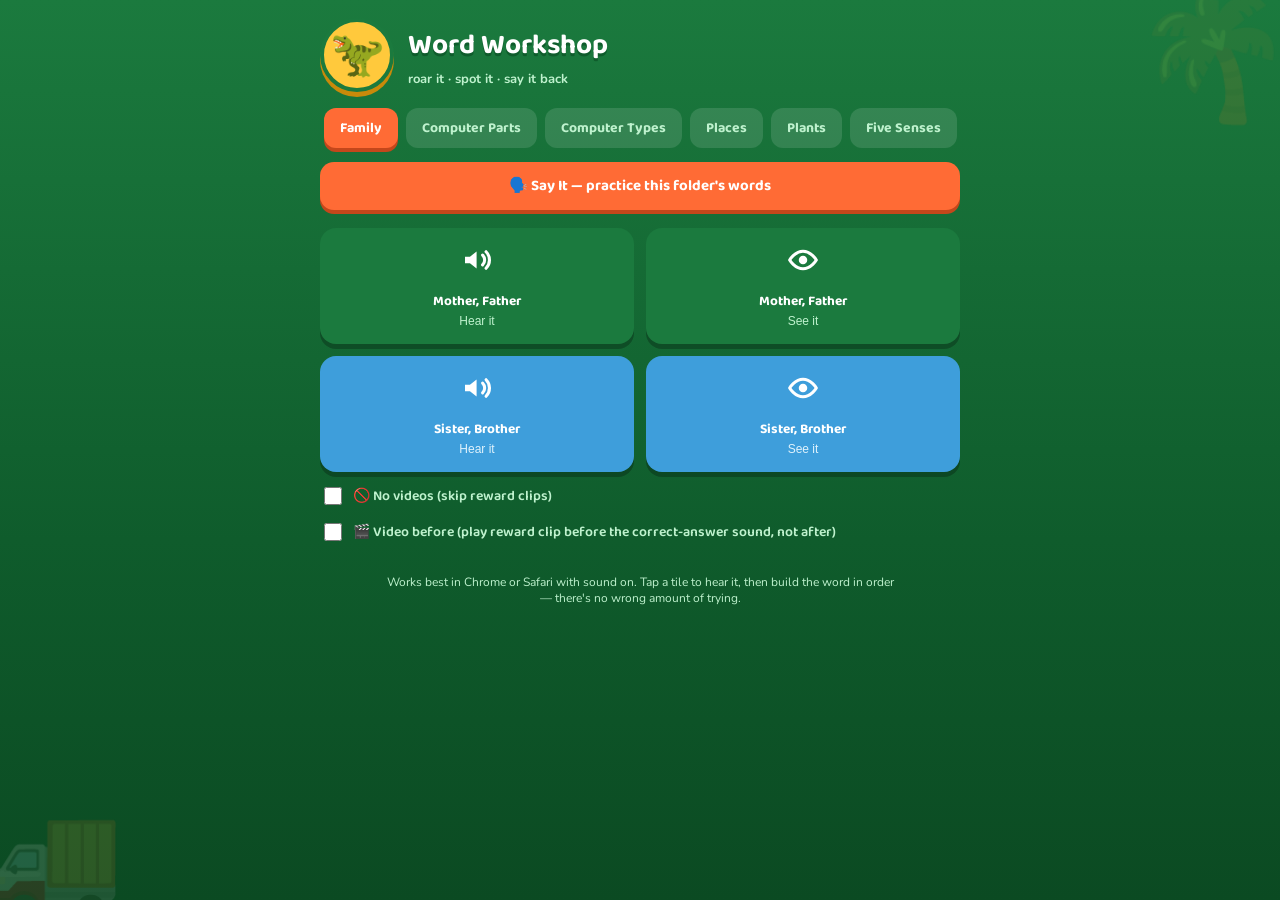
<file: index.html>
<!DOCTYPE html>
<html lang="en">
<head>
<meta charset="UTF-8">
<meta name="viewport" content="width=device-width, initial-scale=1.0, maximum-scale=1, user-scalable=no">
<title>Word Workshop</title>
<link rel="manifest" href="manifest.json">
<link rel="preconnect" href="https://fonts.googleapis.com">
<link href="https://fonts.googleapis.com/css2?family=Baloo+2:wght@600;700;800&family=Nunito:wght@600;700;800&display=swap" rel="stylesheet">
<link rel="stylesheet" href="style.css">
<link rel="icon" href="images/icon-192.svg">
</head>
<body>

<div class="watermark watermark-1" aria-hidden="true">🌴</div>
<div class="watermark watermark-2" aria-hidden="true">🚚</div>

<div id="start-screen" class="screen active">
  <div class="header">
    <div class="mascot" id="mascot">🦖</div>
    <div class="title-block">
      <h1>Word Workshop</h1>
      <p>roar it &middot; spot it &middot; say it back</p>
    </div>
  </div>

  <div class="tabs" id="tabs-row"></div>

  <button class="say-it-btn" id="say-it-btn">🗣️ Say It — practice this folder's words</button>

  <div class="level-grid" id="level-grid"></div>

  <label class="settings-toggle">
    <input type="checkbox" id="no-videos-checkbox">
    🚫 No videos (skip reward clips)
  </label>
  <label class="settings-toggle">
    <input type="checkbox" id="video-before-checkbox">
    🎬 Video before (play reward clip before the correct-answer sound, not after)
  </label>
</div>

<div id="quiz-screen" class="screen">
  <div class="quiz-header">
    <button id="quiz-back-btn" class="icon-btn">←</button>
    <div class="progress-bar"><div id="progress-fill" class="progress-fill"></div></div>
    <div id="stars-display" class="stars-display">⭐ 0</div>
  </div>

  <div id="prompt-area" class="prompt-area"></div>

  <div id="choices-grid" class="choices-grid"></div>
</div>

<div id="done-screen" class="screen">
  <div class="done-card">
    <div class="done-mascot">🦖</div>
    <h2 id="done-title">Great job!</h2>
    <p id="done-score" class="done-score"></p>
    <p id="done-unlock-msg" class="done-unlock-msg"></p>
    <button id="done-continue-btn" class="primary-btn">Continue</button>
  </div>
</div>

<div id="phonics-screen" class="screen">
  <div class="quiz-header">
    <button id="phonics-back-btn" class="icon-btn">←</button>
    <div id="phonics-tab-label" class="phonics-tab-label"></div>
  </div>

  <div class="bubble" id="phonics-bubble">Build the word! Tap the pieces in order.</div>

  <div class="stage">
    <div class="phonics-card">
      <img id="phonics-image" class="phonics-image" alt="">
      <p id="phonics-note" class="phonics-note"></p>

      <div class="build-row" id="build-row"></div>
      <div class="tile-tray" id="tile-tray"></div>

      <div class="phonics-buttons">
        <button class="pb slow" id="phonics-sound-out-btn">🐢 Hint</button>
        <button class="pb whole" id="phonics-say-whole-btn">🔊 Hear word</button>
        <button class="pb next" id="phonics-next-btn">Next word ➡️</button>
      </div>
    </div>
  </div>

  <div class="word-strip" id="word-strip"></div>
</div>

<footer>Works best in Chrome or Safari with sound on. Tap a tile to hear it, then build the word in order — there's no wrong amount of trying.</footer>

<div id="video-overlay" class="overlay">
  <div class="overlay-inner">
    <iframe id="video-frame" allow="autoplay; encrypted-media" allowfullscreen></iframe>
    <button id="video-skip-btn" class="skip-btn">Skip ✖</button>
  </div>
</div>

<script src="folders.js"></script>
<script src="app.js"></script>
</body>
</html>
</file>
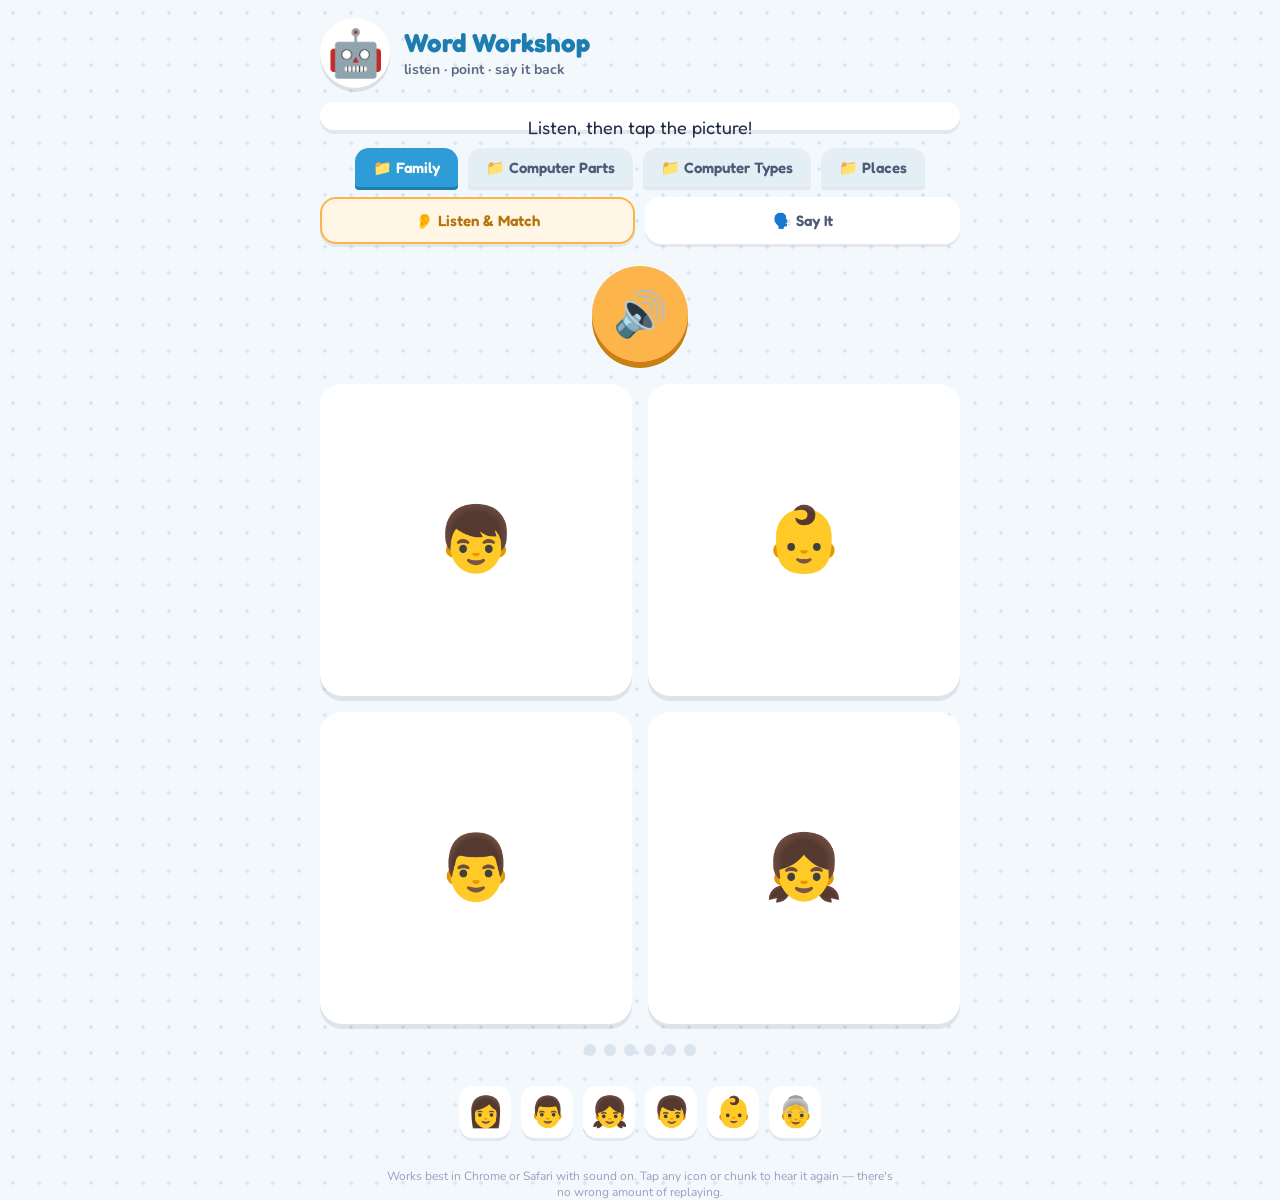
<file: docs/computer_parts_and_family.html>
<!DOCTYPE html>
<html lang="en">
<head>
<meta charset="UTF-8">
<meta name="viewport" content="width=device-width, initial-scale=1.0, maximum-scale=1, user-scalable=no">
<title>Word Workshop</title>
<link rel="preconnect" href="https://fonts.googleapis.com">
<link href="https://fonts.googleapis.com/css2?family=Fredoka:wght@500;600;700&family=Nunito:wght@600;700;800&display=swap" rel="stylesheet">
<style>
  :root{
    --cloud:#F3F8FC;
    --panel:#FFFFFF;
    --ink:#1F2B45;
    --sky:#2E9CD6;
    --sky-deep:#1D7CB0;
    --marigold:#FDB44B;
    --grass:#4FBE83;
    --cherry:#FF6B6B;
    --plum:#8B6FD9;
    --dot:#D9E8F2;
  }
  *{box-sizing:border-box; -webkit-tap-highlight-color:transparent;}
  html,body{margin:0; padding:0; height:100%;}
  body{
    font-family:'Nunito', sans-serif;
    background:
      radial-gradient(circle, var(--dot) 1.6px, transparent 1.6px) 0 0/26px 26px,
      var(--cloud);
    color:var(--ink);
    min-height:100vh;
    display:flex;
    flex-direction:column;
    align-items:center;
    padding:18px 14px 40px;
  }
  h1,h2,h3{font-family:'Fredoka', sans-serif; margin:0;}

  /* ---------- Header / mascot ---------- */
  .header{
    width:100%; max-width:640px;
    display:flex; align-items:center; gap:14px;
    margin-bottom:14px;
  }
  .mascot{
    font-size:46px;
    background:var(--panel);
    border-radius:50%;
    width:70px; height:70px;
    display:flex; align-items:center; justify-content:center;
    box-shadow:0 4px 0 rgba(31,43,69,0.12);
    flex-shrink:0;
    animation: bob 3s ease-in-out infinite;
  }
  @keyframes bob{ 0%,100%{transform:translateY(0)} 50%{transform:translateY(-4px)} }
  .title-block h1{font-size:26px; color:var(--sky-deep);}
  .title-block p{margin:2px 0 0; font-size:14px; font-weight:700; color:#5C6B85;}

  .bubble{
    position:relative;
    background:var(--panel);
    border-radius:18px;
    padding:14px 18px;
    max-width:640px; width:100%;
    font-family:'Fredoka', sans-serif;
    font-size:18px;
    color:var(--ink);
    box-shadow:0 4px 0 rgba(31,43,69,0.08);
    margin-bottom:18px;
    text-align:center;
    min-height:28px;
  }

  /* ---------- Tabs (folders) ---------- */
  .folder-row{
    display:flex; gap:10px; flex-wrap:wrap; justify-content:center;
    width:100%; max-width:640px; margin-bottom:10px;
  }
  .folder-tab{
    font-family:'Fredoka', sans-serif;
    font-weight:600; font-size:15px;
    padding:10px 18px;
    border-radius:14px 14px 4px 4px;
    border:none;
    cursor:pointer;
    background:#E4EEF5;
    color:#4C5B77;
    box-shadow:0 3px 0 rgba(31,43,69,0.08);
  }
  .folder-tab.active{
    background:var(--sky);
    color:white;
    box-shadow:0 3px 0 var(--sky-deep);
  }

  .mode-row{
    display:flex; gap:10px; width:100%; max-width:640px; margin-bottom:22px;
  }
  .mode-btn{
    flex:1;
    font-family:'Fredoka', sans-serif;
    font-weight:600; font-size:15px;
    padding:12px 10px;
    border-radius:16px;
    border:2px solid transparent;
    cursor:pointer;
    background:var(--panel);
    color:#4C5B77;
    box-shadow:0 3px 0 rgba(31,43,69,0.08);
  }
  .mode-btn.active{
    border-color:var(--marigold);
    color:#B5730A;
    background:#FFF6E6;
  }

  .stage{width:100%; max-width:640px;}

  /* ---------- Listen & Match ---------- */
  .replay-row{display:flex; justify-content:center; margin-bottom:22px;}
  .replay-btn{
    background:var(--marigold);
    border:none;
    color:white;
    font-size:44px;
    width:96px; height:96px;
    border-radius:50%;
    box-shadow:0 6px 0 #C87F16;
    cursor:pointer;
    display:flex; align-items:center; justify-content:center;
  }
  .replay-btn:active{ box-shadow:0 2px 0 #C87F16; transform:translateY(4px);}

  .card-grid{
    display:grid;
    grid-template-columns:repeat(2, 1fr);
    gap:16px;
  }
  .word-card{
    background:var(--panel);
    border-radius:22px;
    aspect-ratio:1/1;
    display:flex; align-items:center; justify-content:center;
    font-size:64px;
    border:4px solid transparent;
    box-shadow:0 5px 0 rgba(31,43,69,0.10);
    cursor:pointer;
    transition:transform .12s;
  }
  .word-card:active{transform:scale(0.96);}
  .word-card.correct{border-color:var(--grass); background:#EAFBF1;}
  .word-card.wrong{border-color:var(--cherry); background:#FFEDED; animation:shake .35s;}
  @keyframes shake{
    0%,100%{transform:translateX(0)}
    25%{transform:translateX(-6px)}
    75%{transform:translateX(6px)}
  }

  .progress-row{
    display:flex; justify-content:center; gap:8px; margin:20px 0 4px;
  }
  .dot-pip{width:12px; height:12px; border-radius:50%; background:#D9E4EE;}
  .dot-pip.done{background:var(--grass);}

  /* ---------- Phonics ---------- */
  .phonics-card{
    background:var(--panel);
    border-radius:26px;
    padding:30px 20px;
    text-align:center;
    box-shadow:0 5px 0 rgba(31,43,69,0.10);
  }
  .phonics-icon{font-size:96px; margin-bottom:6px;}
  .chunk-row{
    display:flex; justify-content:center; gap:8px; flex-wrap:wrap;
    margin:18px 0 22px;
  }
  .chunk{
    font-family:'Fredoka', sans-serif;
    font-weight:700; font-size:34px;
    padding:8px 16px;
    border-radius:14px;
    cursor:pointer;
    color:white;
  }
  .chunk:nth-child(6n+1){background:var(--sky);}
  .chunk:nth-child(6n+2){background:var(--grass);}
  .chunk:nth-child(6n+3){background:var(--cherry);}
  .chunk:nth-child(6n+4){background:var(--plum);}
  .chunk:nth-child(6n+5){background:var(--marigold);}
  .chunk:nth-child(6n+6){background:#4C9F9F;}
  .chunk.lit{transform:scale(1.15); box-shadow:0 0 0 4px rgba(0,0,0,0.08);}

  .phonics-buttons{display:flex; gap:12px; justify-content:center; flex-wrap:wrap;}
  .pb{
    font-family:'Fredoka', sans-serif; font-weight:600; font-size:15px;
    padding:12px 18px; border-radius:16px; border:none; cursor:pointer; color:white;
  }
  .pb.slow{background:var(--sky); box-shadow:0 4px 0 var(--sky-deep);}
  .pb.whole{background:var(--grass); box-shadow:0 4px 0 #2E9760;}
  .pb.next{background:var(--marigold); box-shadow:0 4px 0 #C87F16;}
  .pb:active{transform:translateY(3px); box-shadow:none;}

  .word-strip{
    display:flex; gap:10px; justify-content:center; flex-wrap:wrap; margin-top:26px;
  }
  .strip-item{
    font-size:30px;
    background:var(--panel);
    width:52px; height:52px;
    border-radius:14px;
    display:flex; align-items:center; justify-content:center;
    box-shadow:0 3px 0 rgba(31,43,69,0.08);
    cursor:pointer;
    border:3px solid transparent;
  }
  .strip-item.on{border-color:var(--marigold);}

  footer{margin-top:30px; font-size:12px; color:#93A2BB; text-align:center; max-width:520px;}
</style>
</head>
<body>

  <div class="header">
    <div class="mascot" id="mascot">🤖</div>
    <div class="title-block">
      <h1>Word Workshop</h1>
      <p>listen &middot; point &middot; say it back</p>
    </div>
  </div>

  <div class="bubble" id="bubble">Pick a folder to start!</div>

  <div class="folder-row" id="folderRow"></div>
  <div class="mode-row" id="modeRow">
    <button class="mode-btn active" data-mode="match">👂 Listen &amp; Match</button>
    <button class="mode-btn" data-mode="phonics">🗣️ Say It</button>
  </div>

  <div class="stage" id="stage"></div>

  <div class="word-strip" id="wordStrip"></div>

  <footer>Works best in Chrome or Safari with sound on. Tap any icon or chunk to hear it again — there's no wrong amount of replaying.</footer>

<script>
/* ============ DATA: "English Words" folders ============ */
const FOLDERS = {
  family: {
    label: "Family",
    words: [
      { word:"mother", icon:"👩", chunks:["mo","ther"] },
      { word:"father", icon:"👨", chunks:["fa","ther"] },
      { word:"sister", icon:"👧", chunks:["sis","ter"] },
      { word:"brother", icon:"👦", chunks:["bro","ther"] },
      { word:"baby", icon:"👶", chunks:["ba","by"] },
      { word:"grandmother", icon:"👵", chunks:["grand","mo","ther"] },
    ]
  },
  computer: {
    label: "Computer Parts",
    words: [
      { word:"monitor", icon:"🖥️", chunks:["mo","ni","tor"] },
      { word:"keyboard", icon:"⌨️", chunks:["key","board"] },
      { word:"mouse", icon:"🖱️", chunks:["mouse"] },
      { word:"speaker", icon:"🔊", chunks:["spea","ker"] },
      { word:"printer", icon:"🖨️", chunks:["prin","ter"] },
      { word:"cpu", icon:"🧠", chunks:["c","p","u"], letterByLetter:true, note:"the brain of the computer" },
      { word:"ups", icon:"🔌", chunks:["u","p","s"], letterByLetter:true, note:"keeps the computer on when the power goes off" },
    ]
  },
  types: {
    label: "Computer Types",
    words: [
      { word:"computer", icon:"🖥️", chunks:["com","pu","ter"] },
      { word:"laptop", icon:"💻", chunks:["lap","top"] },
      { word:"desktop", icon:"🖥️", chunks:["desk","top"] },
      { word:"tablet", icon:"📱", chunks:["ta","blet"] },
      { word:"smartphone", icon:"📲", chunks:["smart","phone"] },
    ]
  },
  places: {
    label: "Places",
    words: [
      { word:"home", icon:"🏠", chunks:["home"] },
      { word:"school", icon:"🏫", chunks:["school"] },
      { word:"hospital", icon:"🏥", chunks:["hos","pi","tal"] },
      { word:"bank", icon:"🏦", chunks:["bank"] },
      { word:"airport", icon:"✈️", chunks:["air","port"] },
    ]
  }
};

let currentFolder = "family";
let currentMode = "match";
let voices = [];

/* ============ Speech ============ */
function pickVoice(){
  voices = speechSynthesis.getVoices();
  return voices.find(v => /en-IN/i.test(v.lang)) ||
         voices.find(v => /en-GB/i.test(v.lang)) ||
         voices.find(v => /^en/i.test(v.lang)) ||
         voices[0];
}
if ('speechSynthesis' in window){
  speechSynthesis.onvoiceschanged = pickVoice;
  pickVoice();
}
function speak(text, rate=0.85){
  if (!('speechSynthesis' in window)) return;
  speechSynthesis.cancel();
  const u = new SpeechSynthesisUtterance(text);
  u.rate = rate;
  u.pitch = 1.05;
  const v = pickVoice();
  if (v) u.voice = v;
  speechSynthesis.speak(u);
}
function bob(){
  const m = document.getElementById('mascot');
  m.style.animation = 'none';
  requestAnimationFrame(()=>{ m.style.animation = 'bob .6s ease-in-out 2'; });
}
function setBubble(t){ document.getElementById('bubble').textContent = t; }

/* ============ Folder / mode tabs ============ */
function renderTabs(){
  const fr = document.getElementById('folderRow');
  fr.innerHTML = '';
  Object.keys(FOLDERS).forEach(key=>{
    const b = document.createElement('button');
    b.className = 'folder-tab' + (key===currentFolder?' active':'');
    b.textContent = '📁 ' + FOLDERS[key].label;
    b.onclick = ()=>{ currentFolder = key; startRound(); renderTabs(); };
    fr.appendChild(b);
  });
  document.querySelectorAll('.mode-btn').forEach(btn=>{
    btn.classList.toggle('active', btn.dataset.mode === currentMode);
  });
}
document.getElementById('modeRow').addEventListener('click', e=>{
  const btn = e.target.closest('.mode-btn');
  if (!btn) return;
  currentMode = btn.dataset.mode;
  renderTabs();
  startRound();
});

/* ============ Word strip (jump to a specific word) ============ */
let stripIndex = 0;
function renderStrip(){
  const strip = document.getElementById('wordStrip');
  strip.innerHTML = '';
  const words = FOLDERS[currentFolder].words;
  words.forEach((w,i)=>{
    const d = document.createElement('div');
    d.className = 'strip-item' + (currentMode==='phonics' && i===stripIndex ? ' on':'');
    d.textContent = w.icon;
    d.onclick = ()=>{
      if (currentMode==='phonics'){ stripIndex = i; renderPhonics(); }
    };
    strip.appendChild(d);
  });
}

/* ============ Round control ============ */
let matchTarget = null;
let matchOptions = [];
let matchDone = 0;
let matchOrder = [];
let matchPtr = 0;

function shuffle(arr){
  const a = arr.slice();
  for (let i=a.length-1;i>0;i--){
    const j = Math.floor(Math.random()*(i+1));
    [a[i],a[j]] = [a[j],a[i]];
  }
  return a;
}

function startRound(){
  stripIndex = 0;
  if (currentMode === 'match'){
    const words = FOLDERS[currentFolder].words;
    matchOrder = shuffle(words.map((_,i)=>i));
    matchPtr = 0;
    matchDone = 0;
    setBubble("Listen, then tap the picture!");
    nextMatchQuestion();
  } else {
    renderPhonics();
  }
  renderStrip();
}

function nextMatchQuestion(){
  const words = FOLDERS[currentFolder].words;
  if (matchPtr >= matchOrder.length){
    setBubble("You matched every word in this folder! 🎉");
    renderMatchDone();
    return;
  }
  const targetIdx = matchOrder[matchPtr];
  matchTarget = words[targetIdx];
  const distractorPool = words.filter((_,i)=>i!==targetIdx);
  const distractors = shuffle(distractorPool).slice(0, Math.min(3, distractorPool.length));
  matchOptions = shuffle([matchTarget, ...distractors]);
  renderMatch();
  setTimeout(()=> speak(matchTarget.word), 350);
}

function renderProgress(){
  const words = FOLDERS[currentFolder].words;
  const row = document.createElement('div');
  row.className = 'progress-row';
  for (let i=0;i<words.length;i++){
    const p = document.createElement('div');
    p.className = 'dot-pip' + (i < matchDone ? ' done':'');
    row.appendChild(p);
  }
  return row;
}

function renderMatch(){
  const stage = document.getElementById('stage');
  stage.innerHTML = '';

  const replayRow = document.createElement('div');
  replayRow.className = 'replay-row';
  const replayBtn = document.createElement('button');
  replayBtn.className = 'replay-btn';
  replayBtn.textContent = '🔊';
  replayBtn.onclick = ()=> speak(matchTarget.word);
  replayRow.appendChild(replayBtn);
  stage.appendChild(replayRow);

  const grid = document.createElement('div');
  grid.className = 'card-grid';
  matchOptions.forEach(opt=>{
    const card = document.createElement('div');
    card.className = 'word-card';
    card.textContent = opt.icon;
    card.onclick = ()=> handleMatchPick(opt, card);
    grid.appendChild(card);
  });
  stage.appendChild(grid);
  stage.appendChild(renderProgress());
}

function handleMatchPick(opt, card){
  if (opt.word === matchTarget.word){
    card.classList.add('correct');
    matchDone++;
    bob();
    setBubble("Yes! That's the " + matchTarget.word + " 🎉");
    speak("Yes! " + matchTarget.word);
    setTimeout(()=>{
      matchPtr++;
      nextMatchQuestion();
    }, 1100);
  } else {
    card.classList.add('wrong');
    setTimeout(()=> card.classList.remove('wrong'), 400);
    setBubble("Listen again — try once more!");
    speak(matchTarget.word);
  }
}

function renderMatchDone(){
  const stage = document.getElementById('stage');
  stage.innerHTML = '';
  const card = document.createElement('div');
  card.className = 'phonics-card';
  card.innerHTML = '<div class="phonics-icon">🏆</div><h2>All done!</h2>';
  const again = document.createElement('button');
  again.className = 'pb whole';
  again.style.marginTop = '18px';
  again.textContent = '🔁 Play again';
  again.onclick = startRound;
  card.appendChild(again);
  stage.appendChild(card);
}

/* ============ Phonics ("Say It") ============ */
function renderPhonics(){
  const stage = document.getElementById('stage');
  const w = FOLDERS[currentFolder].words[stripIndex];
  stage.innerHTML = '';

  const card = document.createElement('div');
  card.className = 'phonics-card';

  const icon = document.createElement('div');
  icon.className = 'phonics-icon';
  icon.textContent = w.icon;
  card.appendChild(icon);

  if (w.note){
    const note = document.createElement('p');
    note.style.color = '#6C7A94';
    note.style.margin = '0 0 4px';
    note.style.fontWeight = '700';
    note.textContent = w.note;
    card.appendChild(note);
  }

  const chunkRow = document.createElement('div');
  chunkRow.className = 'chunk-row';
  w.chunks.forEach((c,i)=>{
    const el = document.createElement('div');
    el.className = 'chunk';
    el.textContent = c;
    el.onclick = ()=>{
      document.querySelectorAll('.chunk').forEach(x=>x.classList.remove('lit'));
      el.classList.add('lit');
      speak(c, 0.65);
      setTimeout(()=> el.classList.remove('lit'), 500);
    };
    chunkRow.appendChild(el);
  });
  card.appendChild(chunkRow);

  const btnRow = document.createElement('div');
  btnRow.className = 'phonics-buttons';

  const slowBtn = document.createElement('button');
  slowBtn.className = 'pb slow';
  slowBtn.textContent = '🐢 Sound it out';
  slowBtn.onclick = ()=> soundOut(w);
  btnRow.appendChild(slowBtn);

  const wholeBtn = document.createElement('button');
  wholeBtn.className = 'pb whole';
  wholeBtn.textContent = '🔊 Say the word';
  wholeBtn.onclick = ()=>{ setBubble("Your turn — say it back!"); speak(w.letterByLetter ? w.word.toUpperCase().split('').join('. ') : w.word, 0.8); };
  btnRow.appendChild(wholeBtn);

  const nextBtn = document.createElement('button');
  nextBtn.className = 'pb next';
  nextBtn.textContent = 'Next word ➡️';
  nextBtn.onclick = ()=>{
    stripIndex = (stripIndex + 1) % FOLDERS[currentFolder].words.length;
    renderPhonics();
    renderStrip();
  };
  btnRow.appendChild(nextBtn);

  card.appendChild(btnRow);
  stage.appendChild(card);

  setBubble("Tap each colour to hear the sound, then blend them!");
}

function soundOut(w){
  const chunkEls = document.querySelectorAll('.chunk');
  let i = 0;
  function step(){
    if (i >= w.chunks.length){
      setTimeout(()=> speak(w.letterByLetter ? w.word.toUpperCase().split('').join('. ') : w.word, 0.8), 250);
      return;
    }
    chunkEls.forEach(x=>x.classList.remove('lit'));
    chunkEls[i].classList.add('lit');
    speak(w.chunks[i], 0.6);
    i++;
    setTimeout(step, 650);
  }
  step();
}

/* ============ Init ============ */
renderTabs();
startRound();
</script>
</body>
</html>
</file>
<file: style.css>
:root{
  --panel:#FFFFFF;
  --ink:#0F5C2C;
  --ink-soft:#6B8B76;
  --accent:#FF6B35;
  --accent-deep:#C4471B;
  --sky:#3E9EDB;
  --sky-deep:#2971A0;
  --marigold:#FFC93C;
  --marigold-deep:#C98A0A;
  --marigold-text:#5A4400;
  --grass:#1B7A3E;
  --grass-deep:#0F5C2C;
  --cherry:#FF5A5A;
}
*{box-sizing:border-box; -webkit-tap-highlight-color:transparent;}
html,body{margin:0; padding:0; height:100%;}

body{
  font-family:'Nunito', sans-serif;
  background:linear-gradient(180deg, #1B7A3E 0%, #0F5C2C 60%, #0B4A22 100%);
  color:var(--ink);
  min-height:100vh;
  display:flex;
  flex-direction:column;
  align-items:center;
  padding:18px 14px 40px;
  overflow-x:hidden;
}
h1,h2,h3{font-family:'Baloo 2', sans-serif; margin:0;}

.watermark{
  position:fixed;
  opacity:0.14;
  pointer-events:none;
  z-index:0;
  line-height:1;
}
.watermark-1{top:-10px; right:-14px; font-size:130px;}
.watermark-2{bottom:-16px; left:-14px; font-size:110px;}

.screen{display:none; width:100%; max-width:640px; position:relative; z-index:1;}
.screen.active{display:flex; flex-direction:column; align-items:center;}

/* ---------- Header / mascot ---------- */
.header{
  width:100%;
  display:flex; align-items:center; gap:14px;
  margin-bottom:16px;
}
.mascot{
  font-size:44px;
  background:var(--marigold);
  border-radius:50%;
  width:74px; height:74px;
  display:flex; align-items:center; justify-content:center;
  box-shadow:0 5px 0 var(--marigold-deep);
  border:4px solid var(--grass);
  flex-shrink:0;
  animation: wwBob 3s ease-in-out infinite;
}
@keyframes wwBob{ 0%,100%{transform:translateY(0) rotate(-2deg)} 50%{transform:translateY(-6px) rotate(2deg)} }
.title-block{flex:1;}
.title-block h1{font-size:28px; color:#fff; text-shadow:0 3px 0 var(--grass-deep);}
.title-block p{margin:2px 0 0; font-size:13px; font-weight:700; color:#BFF2CE;}

.bubble{
  background:var(--panel);
  border-radius:18px;
  padding:14px 18px;
  width:100%;
  font-family:'Baloo 2', sans-serif;
  font-size:18px;
  color:var(--ink);
  box-shadow:0 4px 0 rgba(0,0,0,0.2);
  margin-bottom:18px;
  text-align:center;
  min-height:28px;
}

/* ---------- Tabs ---------- */
.tabs{
  display:flex; gap:8px; flex-wrap:wrap; justify-content:center;
  width:100%; margin-bottom:14px;
}
.tab-btn{
  font-family:'Baloo 2', sans-serif;
  font-weight:700; font-size:14px;
  padding:9px 16px;
  border-radius:12px;
  border:none;
  cursor:pointer;
  background:rgba(255,255,255,0.12);
  color:#BFF2CE;
}
.tab-btn.active{
  background:var(--accent);
  color:white;
  box-shadow:0 4px 0 var(--accent-deep);
}

.say-it-btn{
  width:100%;
  font-family:'Baloo 2', sans-serif;
  font-weight:700; font-size:15px;
  padding:12px;
  border-radius:14px;
  border:none;
  cursor:pointer;
  background:var(--accent);
  color:#fff;
  box-shadow:0 4px 0 var(--accent-deep);
  margin-bottom:18px;
}

/* ---------- Level grid ---------- */
.level-grid{
  width:100%;
  display:grid;
  grid-template-columns:repeat(2, 1fr);
  gap:12px;
}
.level-card{
  background:var(--panel);
  border:none;
  border-radius:16px;
  padding:16px 10px;
  text-align:center;
  cursor:pointer;
  box-shadow:0 5px 0 rgba(0,0,0,0.25);
}
.level-icon{font-size:2rem;}
.level-label{
  font-weight:700;
  font-family:'Baloo 2', sans-serif;
  color:var(--ink);
  margin-top:6px;
  font-size:0.85rem;
}
.level-mode{
  font-size:0.75rem;
  color:var(--ink-soft);
  margin-top:2px;
}

/* ---------- Quiz header (shared with phonics header) ---------- */
.quiz-header{
  display:flex;
  align-items:center;
  gap:10px;
  margin-bottom:20px;
  width:100%;
}
.icon-btn{
  border:none;
  background:var(--panel);
  color:var(--ink);
  font-size:1.2rem;
  border-radius:50%;
  width:40px;
  height:40px;
  cursor:pointer;
  box-shadow:0 3px 0 rgba(0,0,0,0.25);
  flex-shrink:0;
}
.progress-bar{
  flex:1;
  height:12px;
  background:rgba(255,255,255,0.25);
  border-radius:999px;
  overflow:hidden;
}
.progress-fill{
  height:100%;
  width:0%;
  background:var(--marigold);
  transition:width 0.3s ease;
}
.stars-display{
  color:#fff;
  font-weight:800;
  font-family:'Baloo 2', sans-serif;
  white-space:nowrap;
}
.phonics-tab-label{
  font-family:'Baloo 2', sans-serif;
  font-weight:700;
  font-size:18px;
  color:#fff;
}

/* ---------- Prompt area (quiz) ---------- */
.prompt-area{
  display:flex;
  justify-content:center;
  margin-bottom:24px;
  width:100%;
}
.speaker-prompt-btn{
  font-size:5rem;
  background:var(--panel);
  border:none;
  border-radius:50%;
  width:160px;
  height:160px;
  cursor:pointer;
  box-shadow:0 6px 0 rgba(0,0,0,0.3);
}
.prompt-image{
  width:220px;
  height:220px;
  object-fit:cover;
  background:var(--panel);
  border-radius:20px;
  box-shadow:0 6px 0 rgba(0,0,0,0.3);
}

/* ---------- Choices (quiz) ---------- */
.choices-grid{
  width:100%;
  display:grid;
  grid-template-columns:repeat(2, 1fr);
  gap:14px;
}
.choice-image-btn,
.choice-text-btn{
  border:none;
  border-radius:16px;
  background:var(--panel);
  cursor:pointer;
  box-shadow:0 4px 0 rgba(0,0,0,0.25);
  padding:8px;
}
.choice-image-btn img{
  width:100%;
  aspect-ratio:1;
  object-fit:cover;
  border-radius:10px;
}
.choice-text-btn{
  font-family:'Baloo 2', sans-serif;
  font-size:2rem;
  font-weight:700;
  color:var(--ink);
  padding:24px 10px;
}
.choice-image-btn.correct,
.choice-text-btn.correct{
  outline:4px solid var(--grass);
  background:#EAFBF1;
}
.choice-image-btn.wrong,
.choice-text-btn.wrong{
  outline:4px solid var(--cherry);
  background:#FFEDED;
  opacity:0.6;
}

/* ---------- Done screen ---------- */
.done-card{
  background:var(--panel);
  border-radius:22px;
  padding:30px 20px;
  text-align:center;
  margin-top:60px;
  box-shadow:0 6px 0 rgba(0,0,0,0.3);
  width:100%;
}
.done-mascot{font-size:48px; margin-bottom:6px;}
#done-title{color:var(--grass);}
.done-score{
  font-size:1.3rem;
  color:var(--ink);
  font-weight:700;
}
.done-unlock-msg{
  font-size:1.1rem;
  color:var(--grass);
  font-weight:800;
  min-height:1.4em;
}
.primary-btn{
  border:none;
  background:var(--accent);
  color:#fff;
  font-family:'Baloo 2', sans-serif;
  font-size:1.1rem;
  font-weight:700;
  padding:12px 28px;
  border-radius:999px;
  cursor:pointer;
  margin-top:10px;
  box-shadow:0 4px 0 var(--accent-deep);
}

/* ---------- Say It (phonics / build-the-word) ---------- */
.stage{width:100%;}
.phonics-card{
  background:var(--panel);
  border-radius:26px;
  padding:30px 20px;
  text-align:center;
  box-shadow:0 5px 0 rgba(0,0,0,0.25);
}
.phonics-image{
  width:180px;
  height:180px;
  object-fit:cover;
  border-radius:20px;
  margin-bottom:6px;
}
.phonics-note{
  color:var(--ink-soft);
  margin:0 0 4px;
  font-weight:700;
}

/* Build row: empty slots that fill in as the child picks correct tiles */
.build-row{
  display:flex; justify-content:center; gap:8px; flex-wrap:wrap;
  margin:18px 0 14px;
  min-height:58px;
}
.build-slot{
  font-family:'Baloo 2', sans-serif;
  font-weight:700; font-size:30px;
  min-width:46px;
  padding:8px 14px;
  border-radius:14px;
  border:3px dashed #BFD9C7;
  color:transparent;
  display:flex; align-items:center; justify-content:center;
}
.build-slot.filled{
  border-style:solid;
  border-color:var(--grass);
  background:#EAFBF1;
  color:var(--ink);
  animation:popIn 0.25s ease;
}

/* Tile tray: shuffled correct pieces + a couple of decoys, tap to place */
.tile-tray{
  display:flex; justify-content:center; gap:10px; flex-wrap:wrap;
  margin:0 0 22px;
}
.tile{
  font-family:'Baloo 2', sans-serif;
  font-weight:700; font-size:30px;
  padding:8px 16px;
  border-radius:14px;
  border:none;
  cursor:pointer;
  color:white;
}
.tile:nth-child(6n+1){background:#1B7A3E;}
.tile:nth-child(6n+2){background:#3E9EDB;}
.tile:nth-child(6n+3){background:#FF6B35;}
.tile:nth-child(6n+4){background:#8B5E34;}
.tile:nth-child(6n+5){background:#FFC93C;}
.tile:nth-child(6n+6){background:#2FA88A;}
.tile.used{opacity:0; pointer-events:none; transform:scale(0.6);}
.tile.wrong{animation:shake 0.35s;}
.tile.hint{animation:wiggle 0.7s ease;}
@keyframes shake{
  0%,100%{transform:translateX(0)}
  25%{transform:translateX(-6px)}
  75%{transform:translateX(6px)}
}
@keyframes wiggle{
  0%,100%{transform:scale(1)}
  50%{transform:scale(1.2)}
}
@keyframes popIn{
  from{transform:scale(0.7); opacity:0;}
  to{transform:scale(1); opacity:1;}
}

.phonics-buttons{display:flex; gap:12px; justify-content:center; flex-wrap:wrap;}
.pb{
  font-family:'Baloo 2', sans-serif; font-weight:700; font-size:14px;
  padding:12px 18px; border-radius:16px; border:none; cursor:pointer; color:white;
}
.pb.slow{background:var(--sky); box-shadow:0 4px 0 var(--sky-deep);}
.pb.whole{background:var(--grass); box-shadow:0 4px 0 var(--grass-deep);}
.pb.next{background:var(--marigold); color:var(--marigold-text); box-shadow:0 4px 0 var(--marigold-deep);}
.pb:active{transform:translateY(3px); box-shadow:none;}

.word-strip{
  display:flex; gap:10px; justify-content:center; flex-wrap:wrap; margin-top:26px;
  width:100%;
}
.strip-item{
  width:52px; height:52px;
  border-radius:14px;
  overflow:hidden;
  box-shadow:0 3px 0 rgba(0,0,0,0.2);
  cursor:pointer;
  border:3px solid transparent;
}
.strip-item img{width:100%; height:100%; object-fit:cover;}
.strip-item.on{border-color:var(--marigold);}

footer{margin-top:30px; font-size:12px; color:#BFF2CE; text-align:center; max-width:520px; position:relative; z-index:1;}

/* ---------- Settings toggles (no-videos, video-before) ---------- */
.settings-toggle{
  display:flex; align-items:center; gap:8px;
  width:100%;
  margin-top:12px;
  font-family:'Baloo 2', sans-serif;
  font-weight:600;
  font-size:14px;
  color:#BFF2CE;
  cursor:pointer;
}
.settings-toggle input{
  width:18px; height:18px;
  flex-shrink:0;
  accent-color:var(--accent);
  cursor:pointer;
}

/* ---------- Video reward overlay ---------- */
.overlay{
  display:none;
  position:fixed;
  inset:0;
  background:rgba(0,0,0,0.85);
  z-index:300;
  align-items:center;
  justify-content:center;
  padding:20px;
}
.overlay.active{display:flex;}
.overlay-inner{
  position:relative;
  width:100%;
  max-width:500px;
  aspect-ratio:9/16;
  max-height:80vh;
}
.overlay-inner iframe{
  width:100%;
  height:100%;
  border:none;
  border-radius:16px;
}
.skip-btn{
  position:absolute;
  top:-44px;
  right:0;
  border:none;
  background:#FFFFFF;
  color:var(--ink);
  font-family:'Baloo 2', sans-serif;
  font-weight:700;
  padding:8px 14px;
  border-radius:999px;
  cursor:pointer;
  box-shadow:0 3px 0 rgba(0,0,0,0.25);
}
</file>
